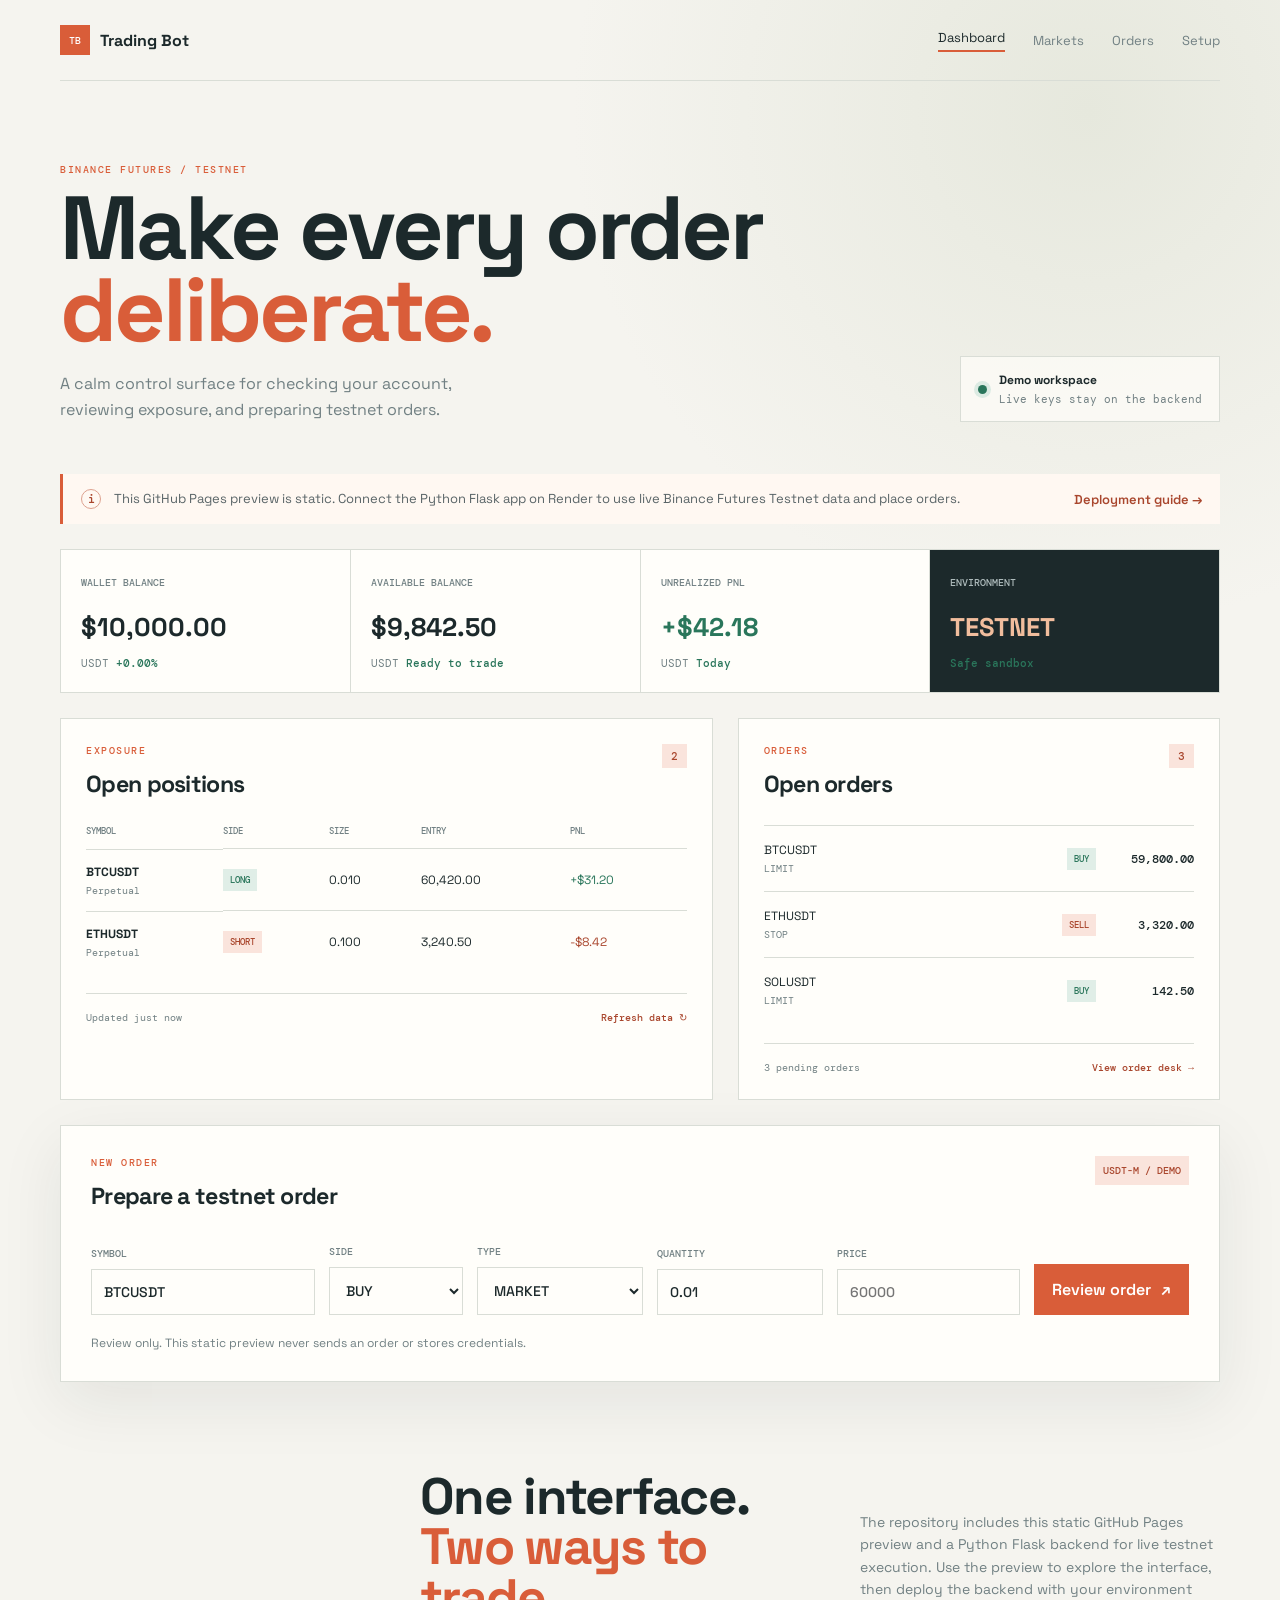
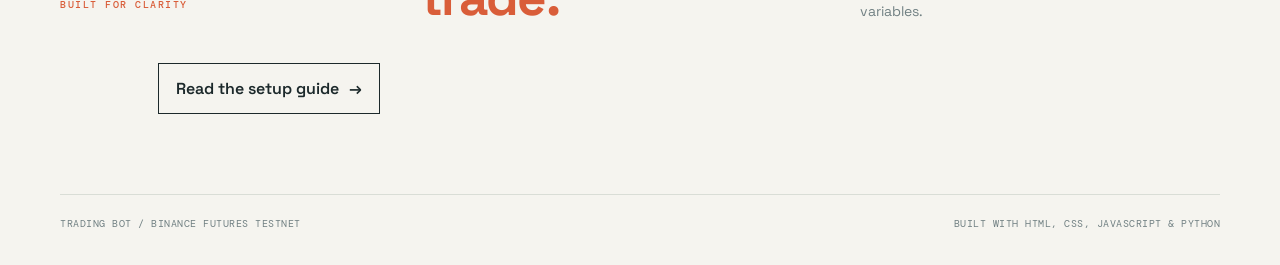
<file: index.html>
<!doctype html>
<html lang="en">
<head>
  <meta charset="utf-8">
  <meta name="viewport" content="width=device-width, initial-scale=1">
  <meta name="description" content="A focused Binance Futures Testnet trading dashboard.">
  <title>Trading Bot | Testnet Order Desk</title>
  <link rel="stylesheet" href="site.css">
</head>
<body>
  <div class="page-shell">
    <header class="site-header">
      <a class="brand" href="./" aria-label="Trading Bot home">
        <span class="brand-mark">TB</span>
        <span>Trading Bot</span>
      </a>
      <nav class="site-nav" aria-label="Main navigation">
        <a class="active" href="index.html">Dashboard</a>
        <a href="markets.html">Markets</a>
        <a href="#orders">Orders</a>
        <a href="setup.html">Setup</a>
      </nav>
      <button class="menu-button" id="menu-button" type="button" aria-label="Open navigation" aria-expanded="false">☰</button>
    </header>

    <main>
      <section class="hero" id="dashboard">
        <div>
          <p class="eyebrow">BINANCE FUTURES / TESTNET</p>
          <h1>Make every order<br><em>deliberate.</em></h1>
          <p class="hero-copy">A calm control surface for checking your account, reviewing exposure, and preparing testnet orders.</p>
        </div>
        <div class="hero-note">
          <span class="status-dot"></span>
          <div><strong>Demo workspace</strong><span>Live keys stay on the backend</span></div>
        </div>
      </section>

      <section class="notice" aria-label="Demo mode notice">
        <span class="notice-icon">i</span>
        <p>This GitHub Pages preview is static. Connect the Python Flask app on Render to use live Binance Futures Testnet data and place orders.</p>
        <a href="setup.html">Deployment guide <span aria-hidden="true">→</span></a>
      </section>

      <section class="metrics" aria-label="Demo account overview">
        <article class="metric-card"><span>Wallet balance</span><strong>$10,000.00</strong><small>USDT <b>+0.00%</b></small></article>
        <article class="metric-card"><span>Available balance</span><strong>$9,842.50</strong><small>USDT <b>Ready to trade</b></small></article>
        <article class="metric-card"><span>Unrealized PnL</span><strong class="gain">+$42.18</strong><small>USDT <b>Today</b></small></article>
        <article class="metric-card metric-accent"><span>Environment</span><strong>TESTNET</strong><small><b>Safe sandbox</b></small></article>
      </section>

      <section class="content-grid">
        <div class="panel activity-panel">
          <div class="panel-header">
            <div><p class="eyebrow">EXPOSURE</p><h2>Open positions</h2></div>
            <span class="count">2</span>
          </div>
          <div class="table-scroll">
            <table>
              <thead><tr><th>Symbol</th><th>Side</th><th>Size</th><th>Entry</th><th>PnL</th></tr></thead>
              <tbody>
                <tr><td><strong>BTCUSDT</strong><small>Perpetual</small></td><td><span class="pill buy">LONG</span></td><td>0.010</td><td>60,420.00</td><td class="gain">+$31.20</td></tr>
                <tr><td><strong>ETHUSDT</strong><small>Perpetual</small></td><td><span class="pill sell">SHORT</span></td><td>0.100</td><td>3,240.50</td><td class="loss">-$8.42</td></tr>
              </tbody>
            </table>
          </div>
          <div class="panel-footer"><span>Updated just now</span><button class="text-button" id="refresh-button" type="button">Refresh data <span aria-hidden="true">↻</span></button></div>
        </div>

        <div class="panel activity-panel">
          <div class="panel-header">
            <div><p class="eyebrow">ORDERS</p><h2>Open orders</h2></div>
            <span class="count">3</span>
          </div>
          <div class="order-list">
            <div class="order-row"><span class="order-symbol">BTCUSDT <small>LIMIT</small></span><span class="pill buy">BUY</span><strong>59,800.00</strong></div>
            <div class="order-row"><span class="order-symbol">ETHUSDT <small>STOP</small></span><span class="pill sell">SELL</span><strong>3,320.00</strong></div>
            <div class="order-row"><span class="order-symbol">SOLUSDT <small>LIMIT</small></span><span class="pill buy">BUY</span><strong>142.50</strong></div>
          </div>
          <div class="panel-footer"><span>3 pending orders</span><a class="text-button" href="#orders">View order desk <span aria-hidden="true">→</span></a></div>
        </div>
      </section>

      <section class="order-section" id="orders">
        <div class="section-heading"><div><p class="eyebrow">NEW ORDER</p><h2>Prepare a testnet order</h2></div><span class="mode-label">USDT-M / DEMO</span></div>
        <form id="order-form" class="order-form">
          <label>Symbol<input name="symbol" value="BTCUSDT" required pattern="[A-Za-z0-9]{5,20}"></label>
          <label>Side<select name="side"><option>BUY</option><option>SELL</option></select></label>
          <label>Type<select name="type" id="order-type"><option>MARKET</option><option>LIMIT</option><option>STOP_LIMIT</option></select></label>
          <label>Quantity<input name="quantity" type="number" value="0.01" min="0" step="any" required></label>
          <label class="conditional" id="price-label">Price<input name="price" type="number" min="0" step="any" placeholder="60000"></label>
          <button class="primary-button" type="submit">Review order <span aria-hidden="true">↗</span></button>
        </form>
        <p class="form-caption">Review only. This static preview never sends an order or stores credentials.</p>
      </section>

      <section class="about-section" id="about">
        <p class="eyebrow">BUILT FOR CLARITY</p>
        <h2>One interface.<br><em>Two ways to trade.</em></h2>
        <p>The repository includes this static GitHub Pages preview and a Python Flask backend for live testnet execution. Use the preview to explore the interface, then deploy the backend with your environment variables.</p>
        <a class="outline-button" href="setup.html">Read the setup guide <span aria-hidden="true">→</span></a>
      </section>
    </main>
    <footer class="site-footer"><span>Trading Bot / Binance Futures Testnet</span><span>Built with HTML, CSS, JavaScript &amp; Python</span></footer>
  </div>
  <div class="toast" id="toast" role="status" aria-live="polite"></div>
  <script src="site.js"></script>
</body>
</html>
</file>
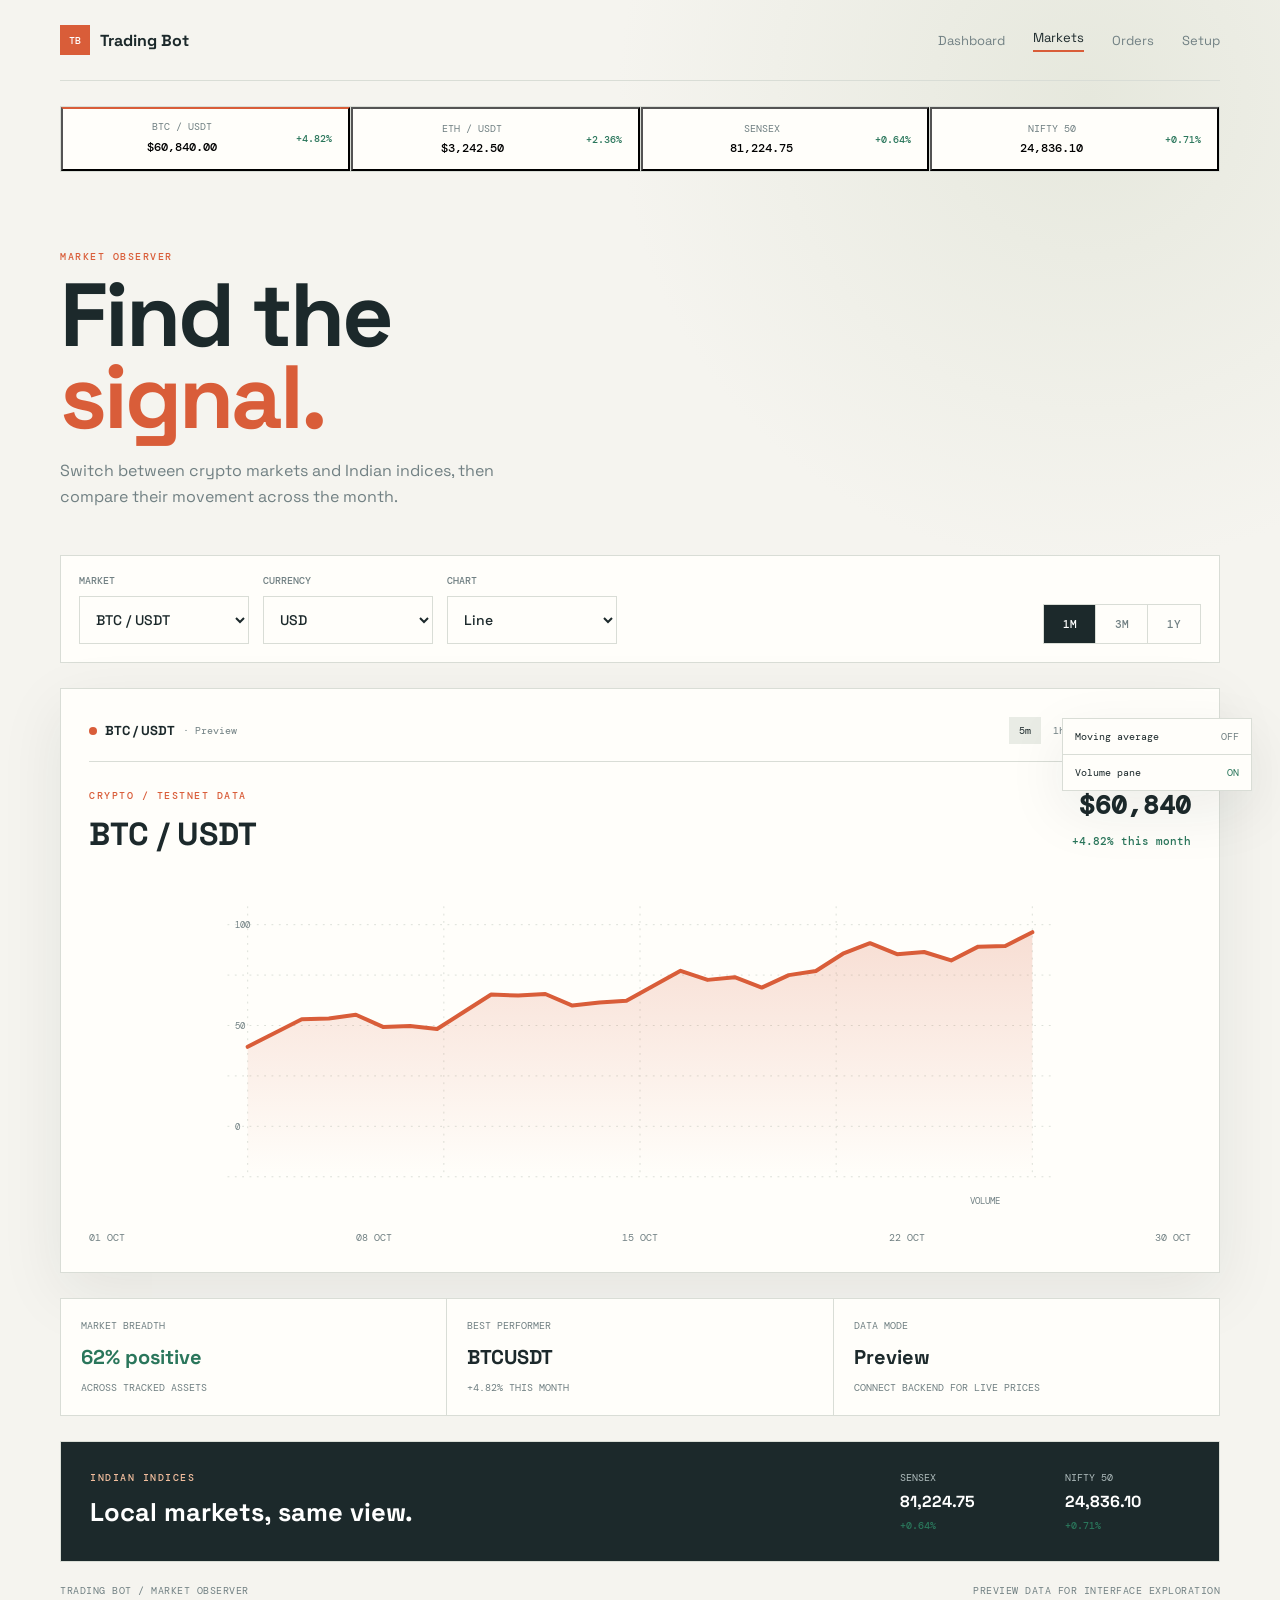
<file: markets.html>
<!doctype html>
<html lang="en">
<head>
  <meta charset="utf-8">
  <meta name="viewport" content="width=device-width, initial-scale=1">
  <meta name="description" content="Market charts for crypto and Indian indices.">
  <title>Trading Bot | Markets</title>
  <link rel="stylesheet" href="site.css">
</head>
<body>
  <div class="page-shell">
    <header class="site-header">
      <a class="brand" href="index.html" aria-label="Trading Bot dashboard"><span class="brand-mark">TB</span><span>Trading Bot</span></a>
      <nav class="site-nav" aria-label="Main navigation">
        <a href="index.html">Dashboard</a><a class="active" href="markets.html">Markets</a><a href="index.html#orders">Orders</a><a href="setup.html">Setup</a>
      </nav>
      <button class="menu-button" id="menu-button" type="button" aria-label="Open navigation" aria-expanded="false">☰</button>
    </header>
    <main>
      <section class="ticker-strip" aria-label="Market ticker">
        <button class="ticker-item active" data-market="BTCUSDT" type="button"><span>BTC / USDT</span><strong>$60,840.00</strong><b class="gain">+4.82%</b></button>
        <button class="ticker-item" data-market="ETHUSDT" type="button"><span>ETH / USDT</span><strong>$3,242.50</strong><b class="gain">+2.36%</b></button>
        <button class="ticker-item" data-market="SENSEX" type="button"><span>SENSEX</span><strong>81,224.75</strong><b class="gain">+0.64%</b></button>
        <button class="ticker-item" data-market="NIFTY50" type="button"><span>NIFTY 50</span><strong>24,836.10</strong><b class="gain">+0.71%</b></button>
      </section>
      <section class="page-hero"><p class="eyebrow">MARKET OBSERVER</p><h1>Find the<br><em>signal.</em></h1><p class="hero-copy">Switch between crypto markets and Indian indices, then compare their movement across the month.</p></section>
      <section class="market-toolbar" aria-label="Chart controls">
        <label>Market<select id="market-select"><option value="BTCUSDT">BTC / USDT</option><option value="ETHUSDT">ETH / USDT</option><option value="SOLUSDT">SOL / USDT</option><option value="SENSEX">SENSEX</option><option value="NIFTY50">NIFTY 50</option></select></label>
        <label>Currency<select id="currency-select"><option value="USD">USD</option><option value="INR">INR</option><option value="EUR">EUR</option></select></label>
        <label>Chart<select id="chart-type"><option value="line">Line</option><option value="candle">Candles</option><option value="bars">Volume bars</option></select></label>
        <div class="period-tabs" role="tablist" aria-label="Chart period"><button class="period-tab active" data-period="1M" role="tab">1M</button><button class="period-tab" data-period="3M" role="tab">3M</button><button class="period-tab" data-period="1Y" role="tab">1Y</button></div>
      </section>
      <section class="chart-panel">
        <div class="chart-toolbar"><div class="chart-symbol"><span class="symbol-dot"></span><strong id="toolbar-symbol">BTC / USDT</strong><span class="toolbar-muted">· Preview</span></div><div class="toolbar-actions"><button class="toolbar-button active" data-timeframe="5m" type="button">5m</button><button class="toolbar-button" data-timeframe="1h" type="button">1h</button><button class="toolbar-button" data-timeframe="1D" type="button">1D</button><button class="toolbar-button" id="indicator-toggle" type="button">Indicators</button></div><div class="indicator-menu" id="indicator-menu" hidden><button data-indicator="ma" type="button">Moving average <span>OFF</span></button><button data-indicator="volume" type="button">Volume pane <span class="is-on">ON</span></button></div></div>
        <div class="chart-heading"><div><p class="eyebrow" id="chart-category">CRYPTO / TESTNET DATA</p><h2 id="chart-title">BTC / USDT</h2></div><div class="chart-quote"><strong id="chart-price">$60,840.00</strong><span class="gain" id="chart-change">+4.82% this month</span></div></div>
        <div class="chart-wrap"><svg id="market-chart" viewBox="0 0 900 360" role="img" aria-label="Market price chart"></svg><div class="chart-tooltip" id="chart-tooltip" aria-hidden="true"></div><div class="chart-labels"><span>01 OCT</span><span>08 OCT</span><span>15 OCT</span><span>22 OCT</span><span>30 OCT</span></div></div>
      </section>
      <section class="market-cards"><article class="market-card"><span>Market breadth</span><strong class="gain">62% positive</strong><small>Across tracked assets</small></article><article class="market-card"><span>Best performer</span><strong id="best-performer">BTCUSDT</strong><small id="best-change">+4.82% this month</small></article><article class="market-card"><span>Data mode</span><strong>Preview</strong><small>Connect backend for live prices</small></article></section>
      <section class="index-strip"><div><p class="eyebrow">INDIAN INDICES</p><h2>Local markets, same view.</h2></div><div class="index-values"><div><span>SENSEX</span><strong>81,224.75</strong><b class="gain">+0.64%</b></div><div><span>NIFTY 50</span><strong>24,836.10</strong><b class="gain">+0.71%</b></div></div></section>
    </main>
    <footer class="site-footer"><span>Trading Bot / Market observer</span><span>Preview data for interface exploration</span></footer>
  </div>
  <div class="toast" id="toast" role="status" aria-live="polite"></div>
  <script src="site.js"></script>
</body>
</html>
</file>
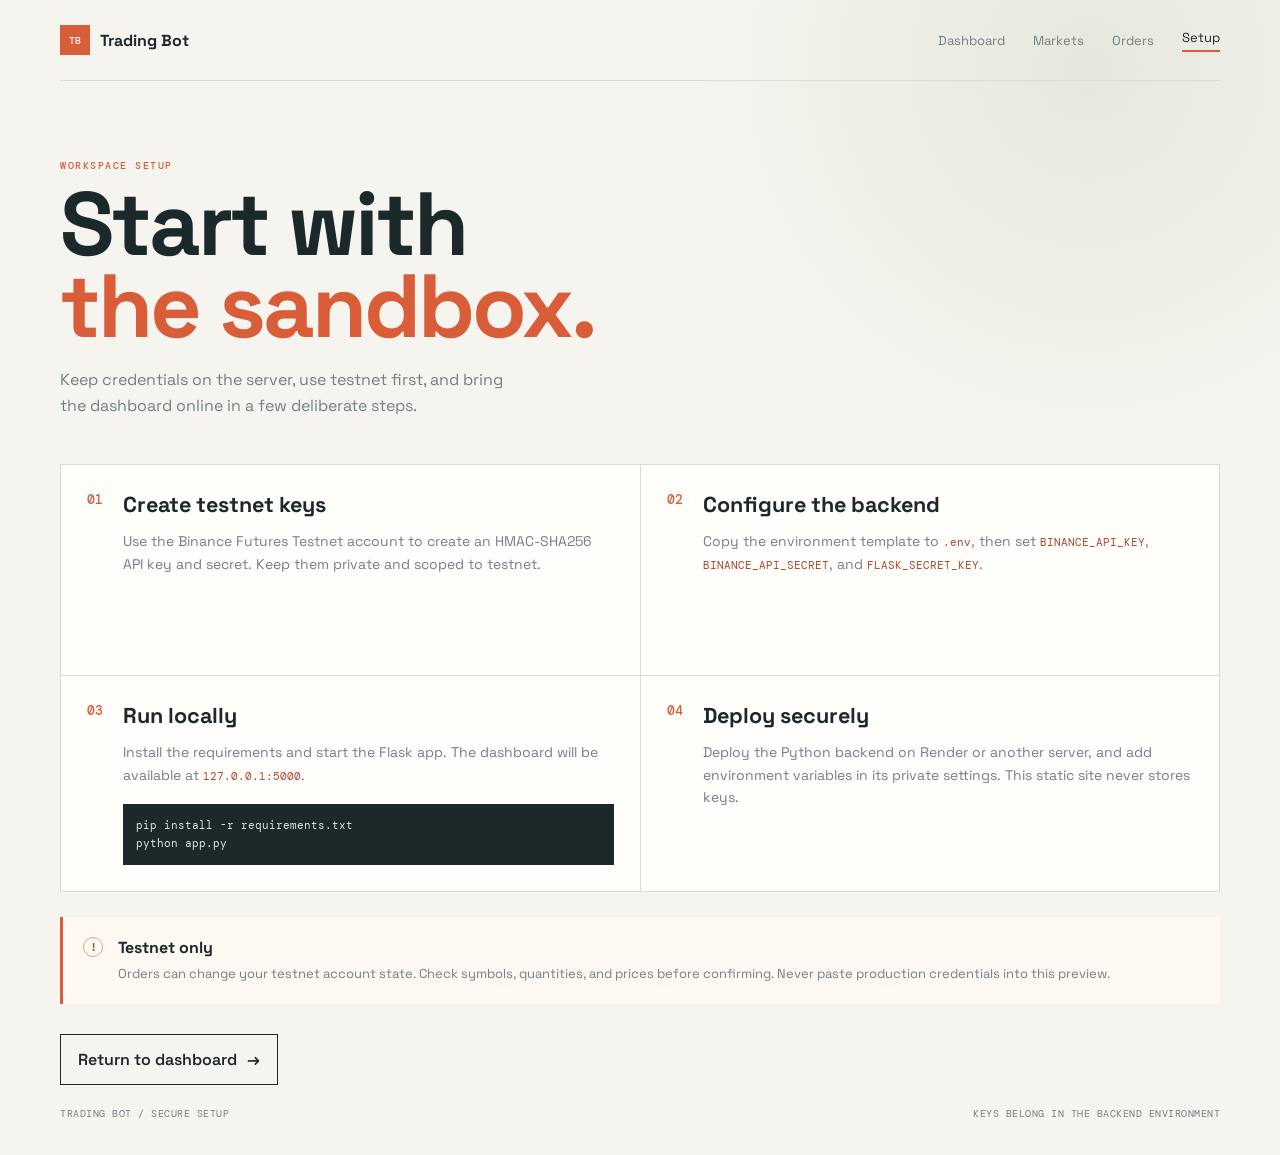
<file: setup.html>
<!doctype html>
<html lang="en">
<head>
  <meta charset="utf-8">
  <meta name="viewport" content="width=device-width, initial-scale=1">
  <meta name="description" content="Trading Bot setup and deployment guide.">
  <title>Trading Bot | Setup</title>
  <link rel="stylesheet" href="site.css">
</head>
<body>
  <div class="page-shell">
    <header class="site-header">
      <a class="brand" href="index.html" aria-label="Trading Bot dashboard"><span class="brand-mark">TB</span><span>Trading Bot</span></a>
      <nav class="site-nav" aria-label="Main navigation"><a href="index.html">Dashboard</a><a href="markets.html">Markets</a><a href="index.html#orders">Orders</a><a class="active" href="setup.html">Setup</a></nav>
      <button class="menu-button" id="menu-button" type="button" aria-label="Open navigation" aria-expanded="false">☰</button>
    </header>
    <main>
      <section class="page-hero"><p class="eyebrow">WORKSPACE SETUP</p><h1>Start with<br><em>the sandbox.</em></h1><p class="hero-copy">Keep credentials on the server, use testnet first, and bring the dashboard online in a few deliberate steps.</p></section>
      <section class="setup-grid">
        <article class="setup-step"><span class="step-number">01</span><div><h2>Create testnet keys</h2><p>Use the Binance Futures Testnet account to create an HMAC-SHA256 API key and secret. Keep them private and scoped to testnet.</p></div></article>
        <article class="setup-step"><span class="step-number">02</span><div><h2>Configure the backend</h2><p>Copy the environment template to <code>.env</code>, then set <code>BINANCE_API_KEY</code>, <code>BINANCE_API_SECRET</code>, and <code>FLASK_SECRET_KEY</code>.</p></div></article>
        <article class="setup-step"><span class="step-number">03</span><div><h2>Run locally</h2><p>Install the requirements and start the Flask app. The dashboard will be available at <code>127.0.0.1:5000</code>.</p><pre>pip install -r requirements.txt
python app.py</pre></div></article>
        <article class="setup-step"><span class="step-number">04</span><div><h2>Deploy securely</h2><p>Deploy the Python backend on Render or another server, and add environment variables in its private settings. This static site never stores keys.</p></div></article>
      </section>
      <section class="setup-warning"><span class="notice-icon">!</span><div><h2>Testnet only</h2><p>Orders can change your testnet account state. Check symbols, quantities, and prices before confirming. Never paste production credentials into this preview.</p></div></section>
      <a class="outline-button" href="index.html">Return to dashboard <span aria-hidden="true">→</span></a>
    </main>
    <footer class="site-footer"><span>Trading Bot / Secure setup</span><span>Keys belong in the backend environment</span></footer>
  </div>
  <div class="toast" id="toast" role="status" aria-live="polite"></div>
  <script src="site.js"></script>
</body>
</html>
</file>
<file: site.css>
@import url('https://fonts.googleapis.com/css2?family=DM+Mono:wght@400;500&family=Space+Grotesk:wght@400;500;600;700&display=swap');

:root { --ink: #1c292b; --muted: #718083; --paper: #f5f4ef; --panel: #fffefa; --line: #d9ddd6; --coral: #d95d39; --coral-dark: #a9462d; --green: #2a765b; --shadow: 0 20px 60px rgba(28, 41, 43, .08); }
* { box-sizing: border-box; }
html { scroll-behavior: smooth; }
body { margin: 0; color: var(--ink); background: radial-gradient(circle at 85% 6%, #e6e8dd 0, transparent 25%), var(--paper); font-family: 'Space Grotesk', sans-serif; }
a { color: inherit; text-decoration: none; }
button, input, select { font: inherit; }
.page-shell { width: min(1160px, calc(100% - 48px)); margin: auto; }
.site-header { display: flex; align-items: center; justify-content: space-between; padding: 25px 0; border-bottom: 1px solid var(--line); }
.brand { display: inline-flex; align-items: center; gap: 10px; font-weight: 700; }
.brand-mark { display: grid; width: 30px; height: 30px; place-items: center; color: #fff; background: var(--coral); font: 500 10px 'DM Mono', monospace; }
.site-nav { display: flex; align-items: center; gap: 28px; color: var(--muted); font-size: 13px; }
.site-nav a:hover, .site-nav .active { color: var(--ink); }
.site-nav .active { border-bottom: 2px solid var(--coral); padding-bottom: 4px; }
.github-link { color: var(--ink); }
.menu-button { display: none; border: 0; background: transparent; color: var(--ink); font-size: 22px; }
.hero { display: flex; align-items: flex-end; justify-content: space-between; gap: 28px; padding: 82px 0 52px; }
.eyebrow { margin: 0 0 12px; color: var(--coral); font: 500 10px 'DM Mono', monospace; letter-spacing: 1.5px; }
h1, h2, p { margin-top: 0; }
h1 { margin-bottom: 20px; font-size: clamp(3rem, 7vw, 6.5rem); line-height: .91; letter-spacing: -3px; }
h1 em, h2 em { color: var(--coral); font-style: normal; }
.hero-copy { max-width: 465px; margin-bottom: 0; color: var(--muted); font-size: 16px; line-height: 1.6; }
.hero-note { display: flex; align-items: center; gap: 12px; min-width: 230px; padding: 15px 17px; border: 1px solid var(--line); background: rgba(255, 254, 250, .7); }
.hero-note div { display: grid; gap: 4px; font-size: 12px; }.hero-note span:last-child { color: var(--muted); font: 11px 'DM Mono', monospace; }.status-dot { width: 9px; height: 9px; border-radius: 50%; background: var(--green); box-shadow: 0 0 0 4px #dcebe3; }
.notice { display: flex; align-items: center; gap: 13px; margin-bottom: 25px; padding: 15px 18px; border-left: 3px solid var(--coral); background: #fff8f2; font-size: 13px; }.notice p { flex: 1; margin: 0; color: #596467; line-height: 1.45; }.notice a { color: var(--coral-dark); font-weight: 600; white-space: nowrap; }.notice-icon { display: grid; width: 20px; height: 20px; place-items: center; border: 1px solid #dda18f; border-radius: 50%; color: var(--coral-dark); font: 500 12px 'DM Mono', monospace; }
.metrics { display: grid; grid-template-columns: repeat(4, 1fr); gap: 1px; margin-bottom: 25px; border: 1px solid var(--line); background: var(--line); }.metric-card { min-height: 132px; padding: 20px; background: var(--panel); }.metric-card > span { color: var(--muted); font: 500 10px 'DM Mono', monospace; text-transform: uppercase; }.metric-card strong { display: block; margin: 20px 0 8px; font-size: 1.6rem; }.metric-card small { color: var(--muted); font: 11px 'DM Mono', monospace; }.metric-card b { color: var(--green); font-weight: 500; }.metric-accent { background: var(--ink); color: #fff; }.metric-accent > span, .metric-accent small { color: #aebbbc; }.metric-accent strong { color: #f1bd9d; }
.content-grid { display: grid; grid-template-columns: 1.15fr .85fr; gap: 25px; }.panel, .order-section { border: 1px solid var(--line); background: var(--panel); }.panel { padding: 25px; }.panel-header, .section-heading, .panel-footer { display: flex; align-items: flex-start; justify-content: space-between; gap: 15px; }.panel-header h2, .section-heading h2 { margin: 0; font-size: 1.45rem; letter-spacing: -.7px; }.count { padding: 5px 9px; color: var(--coral-dark); background: #fae4dc; font: 500 11px 'DM Mono', monospace; }.table-scroll { overflow-x: auto; margin-top: 26px; }table { width: 100%; border-collapse: collapse; font-size: 12px; }th { padding: 0 14px 11px 0; color: var(--muted); text-align: left; font: 500 9px 'DM Mono', monospace; text-transform: uppercase; }td { padding: 14px 14px 14px 0; border-top: 1px solid var(--line); white-space: nowrap; }td:first-child { display: grid; gap: 4px; }td small, .order-symbol small { color: var(--muted); font: 10px 'DM Mono', monospace; }.gain { color: var(--green); }.loss { color: var(--coral-dark); }.pill { display: inline-block; padding: 5px 7px; font: 500 9px 'DM Mono', monospace; }.pill.buy { color: var(--green); background: #e0eee7; }.pill.sell { color: var(--coral-dark); background: #fae4dc; }.panel-footer { align-items: center; margin-top: 20px; padding-top: 17px; border-top: 1px solid var(--line); color: var(--muted); font: 10px 'DM Mono', monospace; }.text-button { padding: 0; border: 0; color: var(--coral-dark); background: transparent; cursor: pointer; font: 500 10px 'DM Mono', monospace; }.order-list { margin-top: 26px; }.order-row { display: grid; grid-template-columns: 1fr auto auto; align-items: center; gap: 13px; padding: 16px 0; border-top: 1px solid var(--line); font-size: 12px; }.order-symbol { display: grid; gap: 4px; }.order-row strong { min-width: 85px; text-align: right; font: 500 12px 'DM Mono', monospace; }
.order-section { margin-top: 25px; padding: 30px; box-shadow: var(--shadow); }.mode-label { padding: 8px; color: var(--coral-dark); background: #fae4dc; font: 500 10px 'DM Mono', monospace; }.order-form { display: grid; grid-template-columns: 1.35fr .8fr 1fr 1fr 1.1fr auto; align-items: end; gap: 14px; margin-top: 34px; }label { display: grid; gap: 9px; color: var(--muted); font: 500 10px 'DM Mono', monospace; text-transform: uppercase; }input, select { width: 100%; padding: 13px 12px; border: 1px solid var(--line); border-radius: 0; color: var(--ink); background: transparent; font: 500 14px 'Space Grotesk', sans-serif; }input:focus, select:focus { outline: 2px solid #eab09d; outline-offset: 2px; }.primary-button, .outline-button { display: inline-flex; align-items: center; justify-content: center; gap: 10px; padding: 14px 17px; border: 1px solid var(--coral); cursor: pointer; color: #fff; background: var(--coral); font-weight: 600; white-space: nowrap; }.primary-button:hover { background: var(--coral-dark); }.form-caption { margin: 20px 0 0; color: var(--muted); font-size: 12px; }.about-section { display: grid; grid-template-columns: .8fr 1fr .9fr; gap: 40px; align-items: end; padding: 90px 0 80px; border-bottom: 1px solid var(--line); }.about-section h2 { margin: 0; font-size: clamp(2rem, 4vw, 3.5rem); line-height: .98; letter-spacing: -1.7px; }.about-section > p:not(.eyebrow) { margin: 0; color: var(--muted); line-height: 1.6; font-size: 14px; }.outline-button { justify-self: end; color: var(--ink); background: transparent; border-color: var(--ink); }.outline-button:hover { color: #fff; background: var(--ink); }.site-footer { display: flex; justify-content: space-between; gap: 20px; padding: 22px 0 35px; color: var(--muted); font: 10px 'DM Mono', monospace; text-transform: uppercase; letter-spacing: .5px; }.toast { position: fixed; right: 24px; bottom: 24px; max-width: 330px; padding: 15px 18px; color: #fff; background: var(--ink); box-shadow: var(--shadow); opacity: 0; transform: translateY(12px); transition: .2s ease; pointer-events: none; font-size: 13px; }.toast.visible { opacity: 1; transform: translateY(0); }
@media (max-width: 820px) { .site-nav { display: none; position: absolute; top: 73px; right: 24px; left: 24px; z-index: 2; flex-direction: column; align-items: stretch; gap: 0; padding: 12px; border: 1px solid var(--line); background: var(--panel); box-shadow: var(--shadow); }.site-nav.open { display: flex; }.site-nav a { padding: 12px; }.menu-button { display: block; }.hero { align-items: flex-start; flex-direction: column; padding-top: 58px; }.hero-note { width: 100%; }.metrics { grid-template-columns: repeat(2, 1fr); }.content-grid { grid-template-columns: 1fr; }.order-form { grid-template-columns: repeat(2, 1fr); }.primary-button { min-height: 48px; }.about-section { grid-template-columns: 1fr; gap: 22px; padding: 65px 0; }.outline-button { justify-self: start; } }
@media (max-width: 520px) { .page-shell { width: min(100% - 28px, 480px); }.hero { padding-bottom: 38px; }h1 { font-size: 3.4rem; }.notice { align-items: flex-start; flex-wrap: wrap; }.notice a { margin-left: 33px; }.metrics { grid-template-columns: 1fr 1fr; }.metric-card { min-height: 118px; padding: 15px; }.metric-card strong { font-size: 1.2rem; }.panel, .order-section { padding: 20px; }.order-form { grid-template-columns: 1fr; }.site-footer { flex-direction: column; }.table-scroll { margin-right: -20px; padding-right: 20px; } }
.page-hero { max-width: 730px; padding: 78px 0 46px; }.page-hero h1 { margin-bottom: 20px; }.market-toolbar { display: flex; align-items: end; gap: 14px; margin-bottom: 25px; padding: 18px; border: 1px solid var(--line); background: var(--panel); }.market-toolbar label { min-width: 170px; }.period-tabs { display: flex; margin-left: auto; border: 1px solid var(--line); }.period-tab { min-width: 52px; padding: 12px; border: 0; border-right: 1px solid var(--line); color: var(--muted); background: transparent; cursor: pointer; font: 500 11px 'DM Mono', monospace; }.period-tab:last-child { border-right: 0; }.period-tab.active, .period-tab:hover { color: #fff; background: var(--ink); }.chart-panel { padding: 28px; border: 1px solid var(--line); background: var(--panel); box-shadow: var(--shadow); }.chart-heading { display: flex; justify-content: space-between; gap: 20px; }.chart-heading h2 { margin: 0; font-size: 2rem; }.chart-quote { display: grid; gap: 5px; text-align: right; }.chart-quote strong { font: 600 1.6rem 'DM Mono', monospace; }.chart-quote span { font: 500 11px 'DM Mono', monospace; }.chart-wrap { margin-top: 34px; }.chart-wrap svg { display: block; width: 100%; height: 330px; overflow: visible; }.chart-grid { fill: none; stroke: var(--line); stroke-dasharray: 2 6; }.chart-area { fill: url(#chart-fill); }.chart-line { fill: none; stroke: var(--coral); stroke-width: 4; stroke-linecap: round; stroke-linejoin: round; vector-effect: non-scaling-stroke; }.chart-labels { display: flex; justify-content: space-between; padding-top: 13px; color: var(--muted); font: 10px 'DM Mono', monospace; }.market-cards { display: grid; grid-template-columns: repeat(3, 1fr); gap: 1px; margin-top: 25px; border: 1px solid var(--line); background: var(--line); }.market-card { display: grid; gap: 10px; min-height: 116px; padding: 20px; background: var(--panel); }.market-card span, .market-card small { color: var(--muted); font: 10px 'DM Mono', monospace; text-transform: uppercase; }.market-card strong { font-size: 1.25rem; }.index-strip { display: flex; justify-content: space-between; gap: 30px; margin-top: 25px; padding: 29px; border: 1px solid var(--line); background: var(--ink); color: #fff; }.index-strip h2 { margin: 0; font-size: 1.6rem; }.index-strip .eyebrow { color: #f1bd9d; }.index-values { display: flex; gap: 40px; }.index-values div { display: grid; gap: 7px; min-width: 125px; }.index-values span, .index-values b { font: 10px 'DM Mono', monospace; }.index-values span { color: #aebbbc; }.index-values b { font-weight: 500; }.setup-grid { display: grid; grid-template-columns: repeat(2, 1fr); gap: 1px; margin-bottom: 25px; border: 1px solid var(--line); background: var(--line); }.setup-step { display: grid; grid-template-columns: auto 1fr; gap: 20px; min-height: 210px; padding: 26px; background: var(--panel); }.step-number { color: var(--coral); font: 500 13px 'DM Mono', monospace; }.setup-step h2 { margin: 0 0 12px; font-size: 1.35rem; }.setup-step p { margin: 0; color: var(--muted); font-size: 14px; line-height: 1.6; }.setup-step code { color: var(--coral-dark); font-family: 'DM Mono', monospace; font-size: 11px; }.setup-step pre { margin: 18px 0 0; padding: 13px; overflow-x: auto; color: #d8e8e0; background: var(--ink); font: 11px/1.6 'DM Mono', monospace; }.setup-warning { display: flex; gap: 15px; align-items: flex-start; margin-bottom: 30px; padding: 20px; border-left: 3px solid var(--coral); background: #fff8f2; }.setup-warning h2 { margin: 0 0 6px; font-size: 1rem; }.setup-warning p { margin: 0; color: var(--muted); font-size: 13px; line-height: 1.5; }.setup-warning .notice-icon { flex: 0 0 auto; }
.ticker-strip { display: grid; grid-template-columns: repeat(4, 1fr); gap: 1px; margin-top: 25px; border: 1px solid var(--line); background: var(--line); }.ticker-item { display: grid; grid-template-columns: 1fr auto; gap: 5px 10px; padding: 13px 16px; background: var(--panel); font-size: 11px; }.ticker-item span { color: var(--muted); font: 10px 'DM Mono', monospace; }.ticker-item strong { grid-column: 1; font: 500 12px 'DM Mono', monospace; }.ticker-item b { grid-column: 2; grid-row: 1 / span 2; align-self: center; font: 500 10px 'DM Mono', monospace; }.ticker-item.active { border-top: 2px solid var(--coral); padding-top: 11px; }.chart-toolbar { display: flex; align-items: center; justify-content: space-between; gap: 15px; margin-bottom: 27px; padding-bottom: 17px; border-bottom: 1px solid var(--line); }.chart-symbol { display: flex; align-items: center; gap: 8px; font-size: 13px; }.symbol-dot { width: 8px; height: 8px; border-radius: 50%; background: var(--coral); }.toolbar-muted { color: var(--muted); font: 10px 'DM Mono', monospace; }.toolbar-actions { display: flex; gap: 2px; }.toolbar-button { padding: 7px 10px; border: 0; color: var(--muted); background: transparent; cursor: pointer; font: 10px 'DM Mono', monospace; }.toolbar-button.active, .toolbar-button:hover { color: var(--ink); background: #e9ece5; }
@media (max-width: 820px) { .market-toolbar { align-items: stretch; flex-wrap: wrap; }.market-toolbar label { flex: 1; }.period-tabs { width: 100%; margin-left: 0; }.period-tab { flex: 1; }.index-strip { align-items: flex-start; flex-direction: column; }.index-values { width: 100%; justify-content: space-between; }.setup-grid { grid-template-columns: 1fr; } }
@media (max-width: 820px) { .ticker-strip { grid-template-columns: repeat(2, 1fr); }.chart-toolbar { align-items: flex-start; flex-direction: column; }.toolbar-actions { width: 100%; }.toolbar-button { flex: 1; } }
@media (max-width: 520px) { .page-hero { padding-top: 55px; }.chart-heading { align-items: flex-start; flex-direction: column; }.chart-quote { text-align: left; }.chart-wrap svg { height: 220px; }.market-cards { grid-template-columns: 1fr; }.index-strip { padding: 22px; }.index-values { gap: 20px; }.index-values strong { font-size: 13px; }.setup-step { min-height: 0; padding: 21px; } }
.candles line { stroke-width: 2; }.candle-up { fill: var(--green); stroke: var(--green); }.candle-down { fill: var(--coral); stroke: var(--coral); }.volume-bar { opacity: .55; }.bar-up { fill: var(--green); }.bar-down { fill: var(--coral); }.chart-axis { fill: var(--muted); font: 10px 'DM Mono', monospace; }.chart-tooltip { position: absolute; top: 8px; left: 2%; z-index: 1; padding: 8px 10px; color: #fff; background: var(--ink); opacity: 0; pointer-events: none; transition: opacity .15s ease; font: 10px 'DM Mono', monospace; }.chart-tooltip.is-visible { opacity: 1; }.chart-wrap { position: relative; }
.moving-average { fill: none; stroke: #c6932f; stroke-width: 2; stroke-dasharray: 6 4; vector-effect: non-scaling-stroke; }.crosshair { stroke: #91a09d; stroke-width: 1; stroke-dasharray: 3 4; opacity: 0; pointer-events: none; }.chart-wrap:hover .crosshair { opacity: .8; }.indicator-menu { position: absolute; right: 28px; z-index: 2; display: grid; width: 190px; margin-top: 47px; border: 1px solid var(--line); background: var(--panel); box-shadow: var(--shadow); }.indicator-menu button { display: flex; justify-content: space-between; padding: 11px 12px; border: 0; border-bottom: 1px solid var(--line); color: var(--ink); background: transparent; cursor: pointer; text-align: left; font: 10px 'DM Mono', monospace; }.indicator-menu button:last-child { border-bottom: 0; }.indicator-menu span { color: var(--muted); }.indicator-menu span.is-on { color: var(--green); }
</file>
